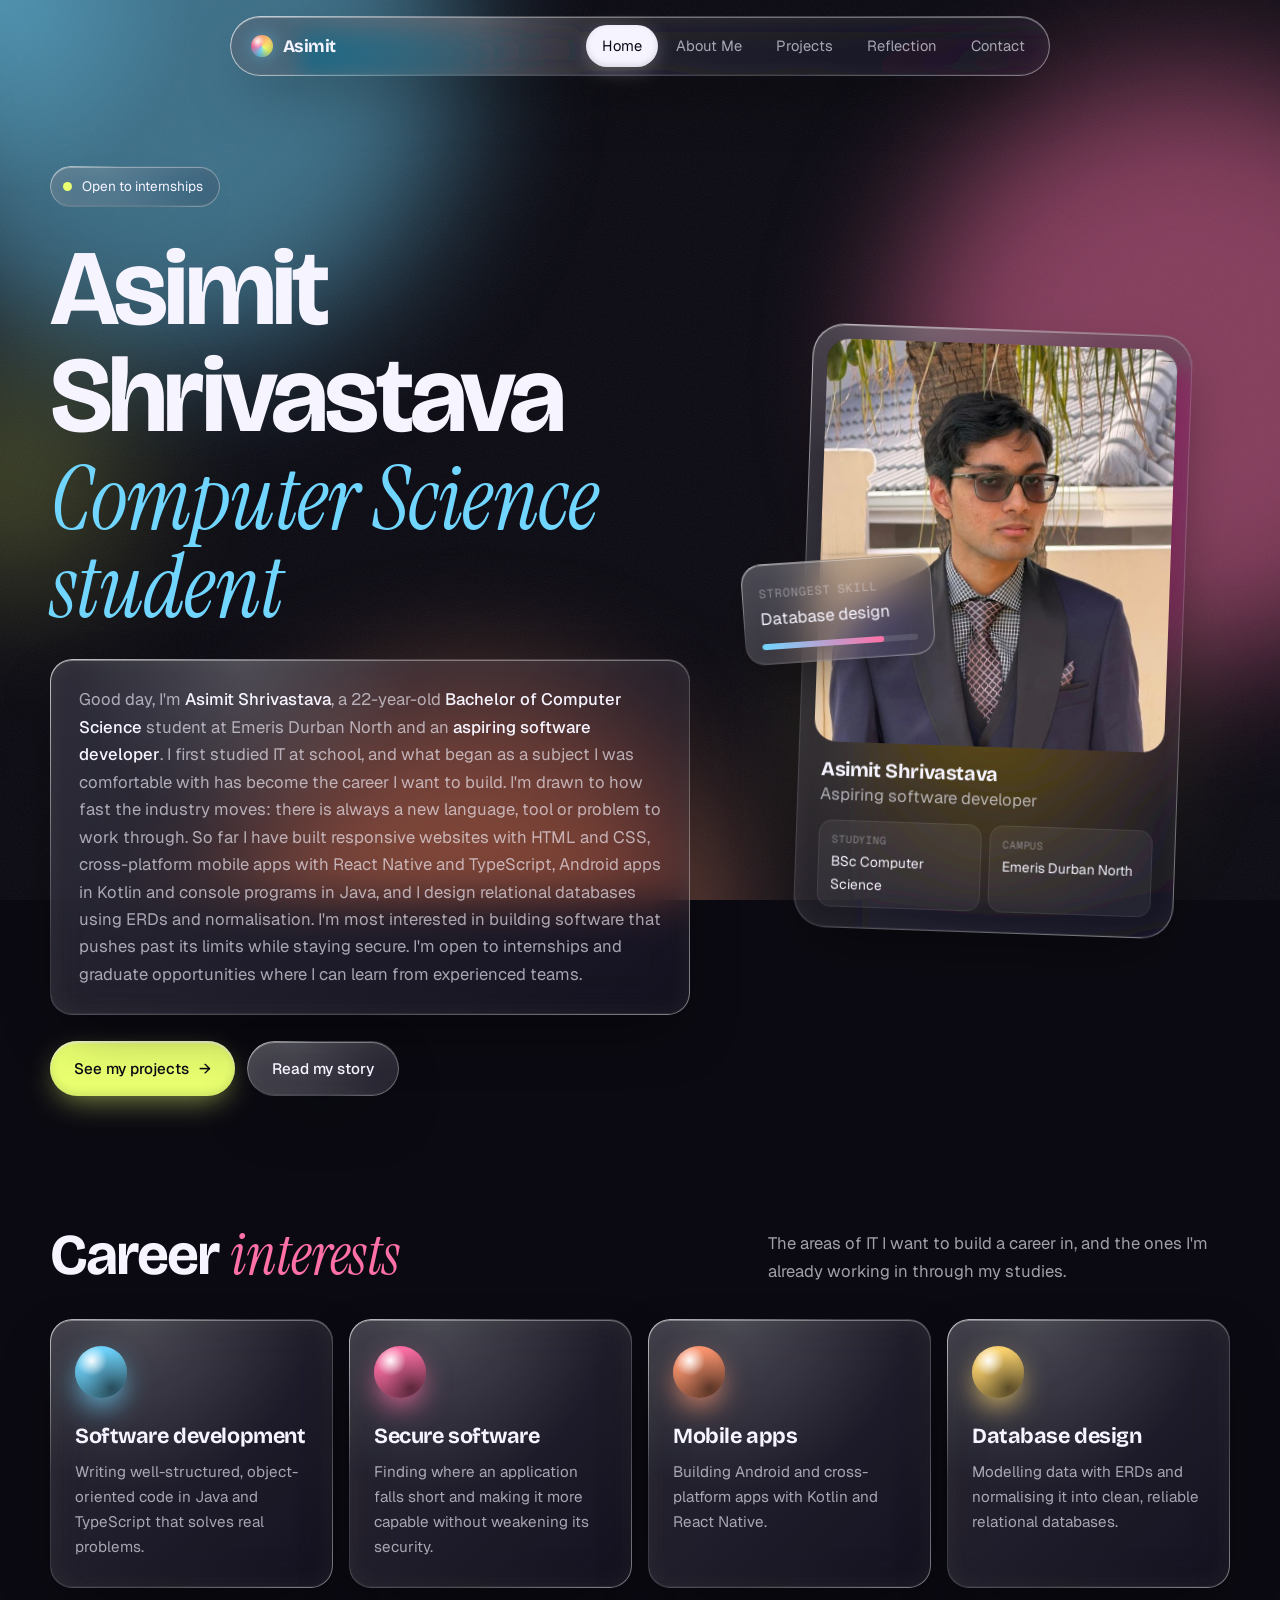
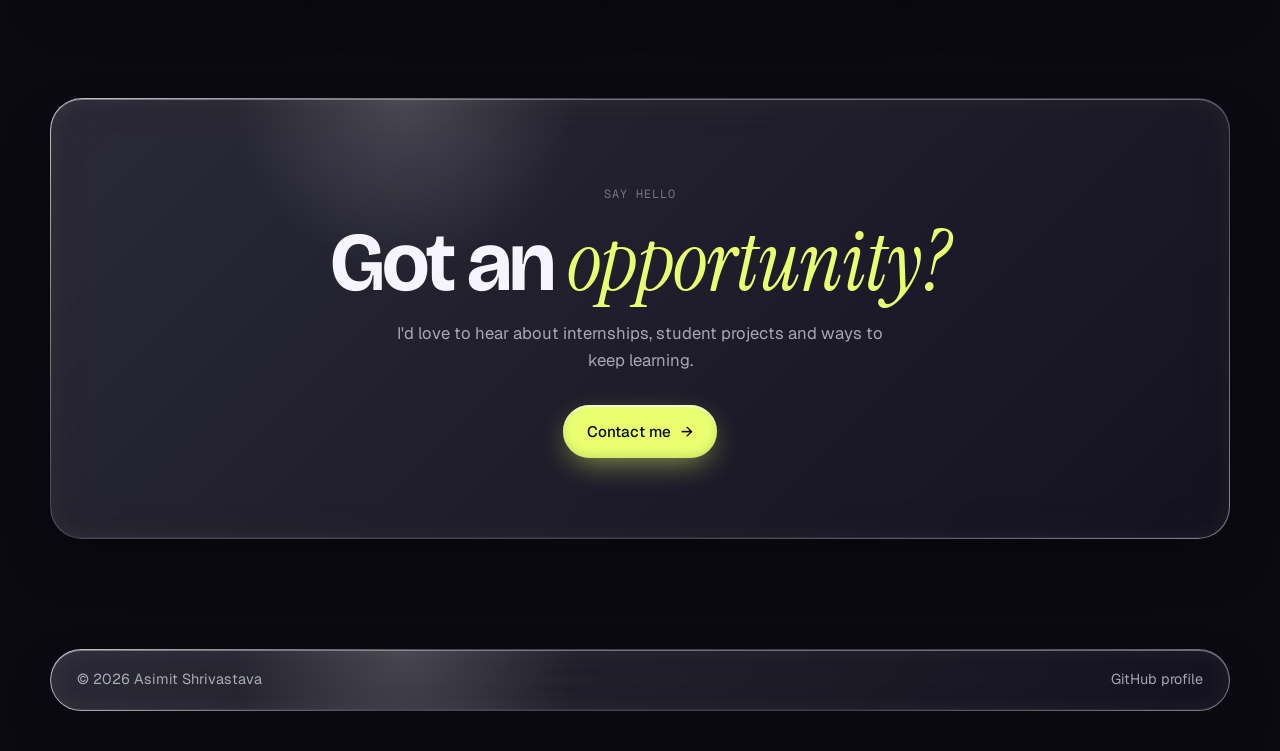
<file: index.html>
<!DOCTYPE html>
<html lang="en">
<head>
  <meta charset="UTF-8">
  <meta name="viewport" content="width=device-width, initial-scale=1.0">
  <title>Asimit Shrivastava | Computer Science Student &amp; Aspiring Software Developer</title>
  <meta name="description" content="Portfolio of Asimit Shrivastava, a Computer Science student at Emeris Durban North and aspiring software developer working with Java, React Native and databases.">
  <meta name="author" content="Asimit Shrivastava">
  <meta name="theme-color" content="#0b0a12">
  <link rel="icon" href="images/favicon.svg" type="image/svg+xml">
  <link rel="preconnect" href="https://fonts.googleapis.com">
  <link rel="preconnect" href="https://fonts.gstatic.com" crossorigin>
  <link href="https://fonts.googleapis.com/css2?family=Bricolage+Grotesque:opsz,wght@12..96,400..800&family=Geist:wght@400;500;600&family=Geist+Mono:wght@400;500&family=Instrument+Serif:ital@1&display=swap" rel="stylesheet">
  <link rel="stylesheet" href="css/style.css">
</head>
<body>
  <div class="ambient" aria-hidden="true">
    <span class="blob b1"></span><span class="blob b2"></span><span class="blob b3"></span><span class="blob b4"></span><span class="blob b5"></span>
  </div>

  <header class="dock-wrap">
    <nav class="dock glass lens" aria-label="Main navigation">
      <a href="index.html" class="brand"><span class="brand-orb"></span>Asimit</a>
      <button class="menu-btn" aria-expanded="false">Menu</button>
      <ul class="dock-links">
        <li><a href="index.html" aria-current="page">Home</a></li>
        <li><a href="about.html">About Me</a></li>
        <li><a href="projects.html">Projects</a></li>
        <li><a href="reflection.html">Reflection</a></li>
        <li><a href="contact.html">Contact</a></li>
      </ul>
    </nav>
  </header>

  <main>
    <section class="hero">
      <div class="container hero-grid">
        <div class="reveal">
          <p class="status glass"><span class="pulse"></span>Open to internships</p>
          <h1>Asimit Shrivastava <span class="serif">Computer Science student</span></h1>

          <div class="hero-lead glass">
            <p>
              Good day, I'm <strong>Asimit Shrivastava</strong>, a 22-year-old <strong>Bachelor of Computer
              Science</strong> student at Emeris Durban North and an <strong>aspiring software developer</strong>.
              I first studied IT at school, and what began as a subject I was comfortable with has become the
              career I want to build. I'm drawn to how fast the industry moves: there is always a new language,
              tool or problem to work through. So far I have built responsive websites with HTML and CSS,
              cross-platform mobile apps with React Native and TypeScript, Android apps in Kotlin and console
              programs in Java, and I design relational databases using ERDs and normalisation. I'm most
              interested in building software that pushes past its limits while staying secure. I'm open to
              internships and graduate opportunities where I can learn from experienced teams.
            </p>
          </div>

          <div class="hero-actions">
            <a href="projects.html" class="btn btn-solid">See my projects <span class="arrow">→</span></a>
            <a href="about.html" class="btn btn-glass glass">Read my story</a>
          </div>
        </div>

        <div class="hero-visual reveal">
          <article class="id-card glass lens">
            <div class="id-photo">
              <img src="images/profile.jpg" alt="Asimit Shrivastava, Computer Science student, wearing a navy suit and patterned tie" width="600" height="690">
            </div>
            <div class="id-meta">
              <h3>Asimit Shrivastava</h3>
              <p class="muted">Aspiring software developer</p>
              <div class="id-row">
                <div class="mini"><span class="label">Studying</span>BSc Computer Science</div>
                <div class="mini"><span class="label">Campus</span>Emeris Durban North</div>
              </div>
            </div>
          </article>

          <aside class="float-widget glass" aria-label="Strongest skill">
            <span class="label">Strongest skill</span>
            <p>Database design</p>
            <div class="progress"><i></i></div>
          </aside>
        </div>
      </div>
    </section>

    <section class="section">
      <div class="container">
        <div class="section-head reveal">
          <h2>Career <span class="serif c-rose">interests</span></h2>
          <p>The areas of IT I want to build a career in, and the ones I'm already working in through my studies.</p>
        </div>

        <div class="tiles">
          <article class="tile glass reveal" style="--c: var(--frost)">
            <div class="orb"></div>
            <h3>Software development</h3>
            <p>Writing well-structured, object-oriented code in Java and TypeScript that solves real problems.</p>
          </article>
          <article class="tile glass reveal" style="--c: var(--rose)">
            <div class="orb"></div>
            <h3>Secure software</h3>
            <p>Finding where an application falls short and making it more capable without weakening its security.</p>
          </article>
          <article class="tile glass reveal" style="--c: var(--tangerine)">
            <div class="orb"></div>
            <h3>Mobile apps</h3>
            <p>Building Android and cross-platform apps with Kotlin and React Native.</p>
          </article>
          <article class="tile glass reveal" style="--c: var(--gold)">
            <div class="orb"></div>
            <h3>Database design</h3>
            <p>Modelling data with ERDs and normalising it into clean, reliable relational databases.</p>
          </article>
        </div>
      </div>
    </section>

    <section class="container">
      <div class="cta glass reveal">
        <span class="label">Say hello</span>
        <h2 style="margin-top:14px">Got an <span class="serif c-lime">opportunity?</span></h2>
        <p>I'd love to hear about internships, student projects and ways to keep learning.</p>
        <a href="contact.html" class="btn btn-solid">Contact me <span class="arrow">→</span></a>
      </div>
    </section>
  </main>

  <footer class="site-footer">
    <div class="container footer-inner glass">
      <p>© <span id="year">2026</span> Asimit Shrivastava</p>
      <ul class="footer-links">
        <li><a href="https://github.com/ST10471627-AsimitShrivastava" target="_blank" rel="noopener">GitHub profile</a></li>
      </ul>
    </div>
  </footer>

  <script src="js/main.js"></script>
</body>
</html>
</file>
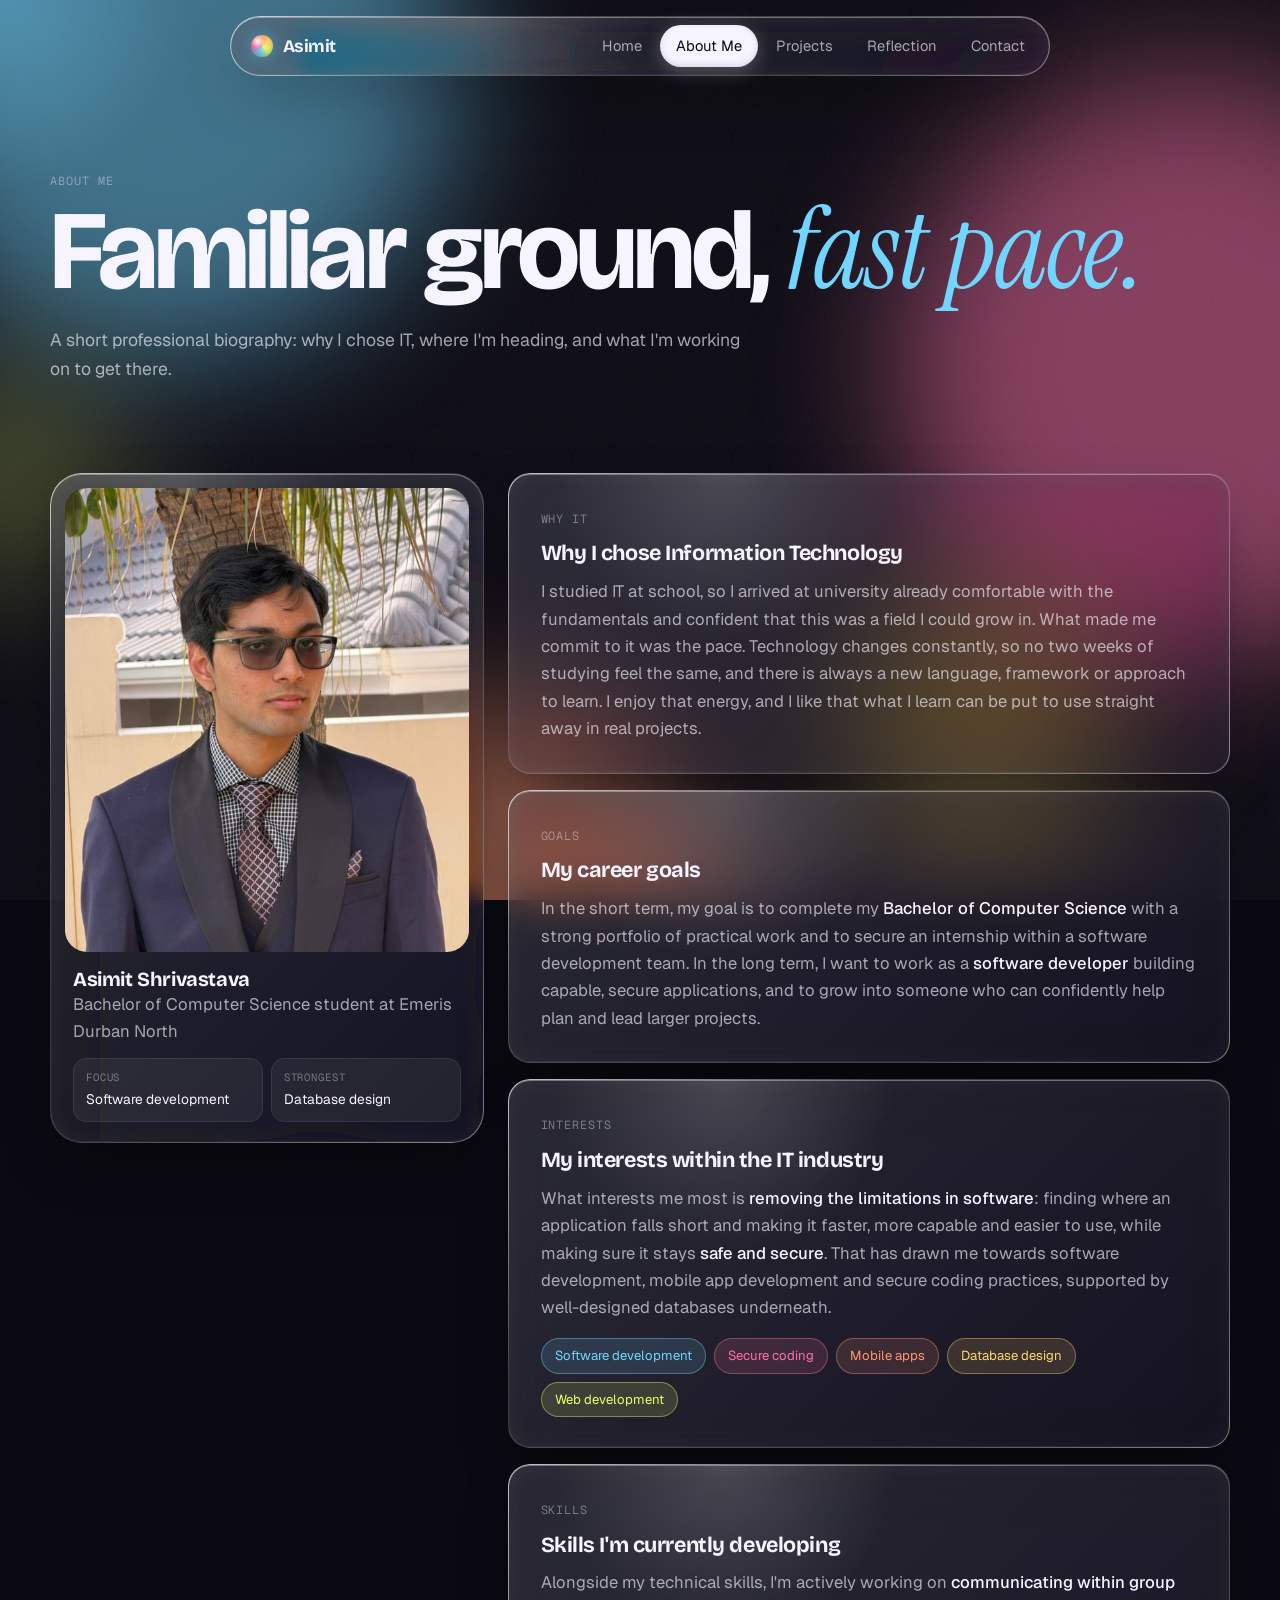
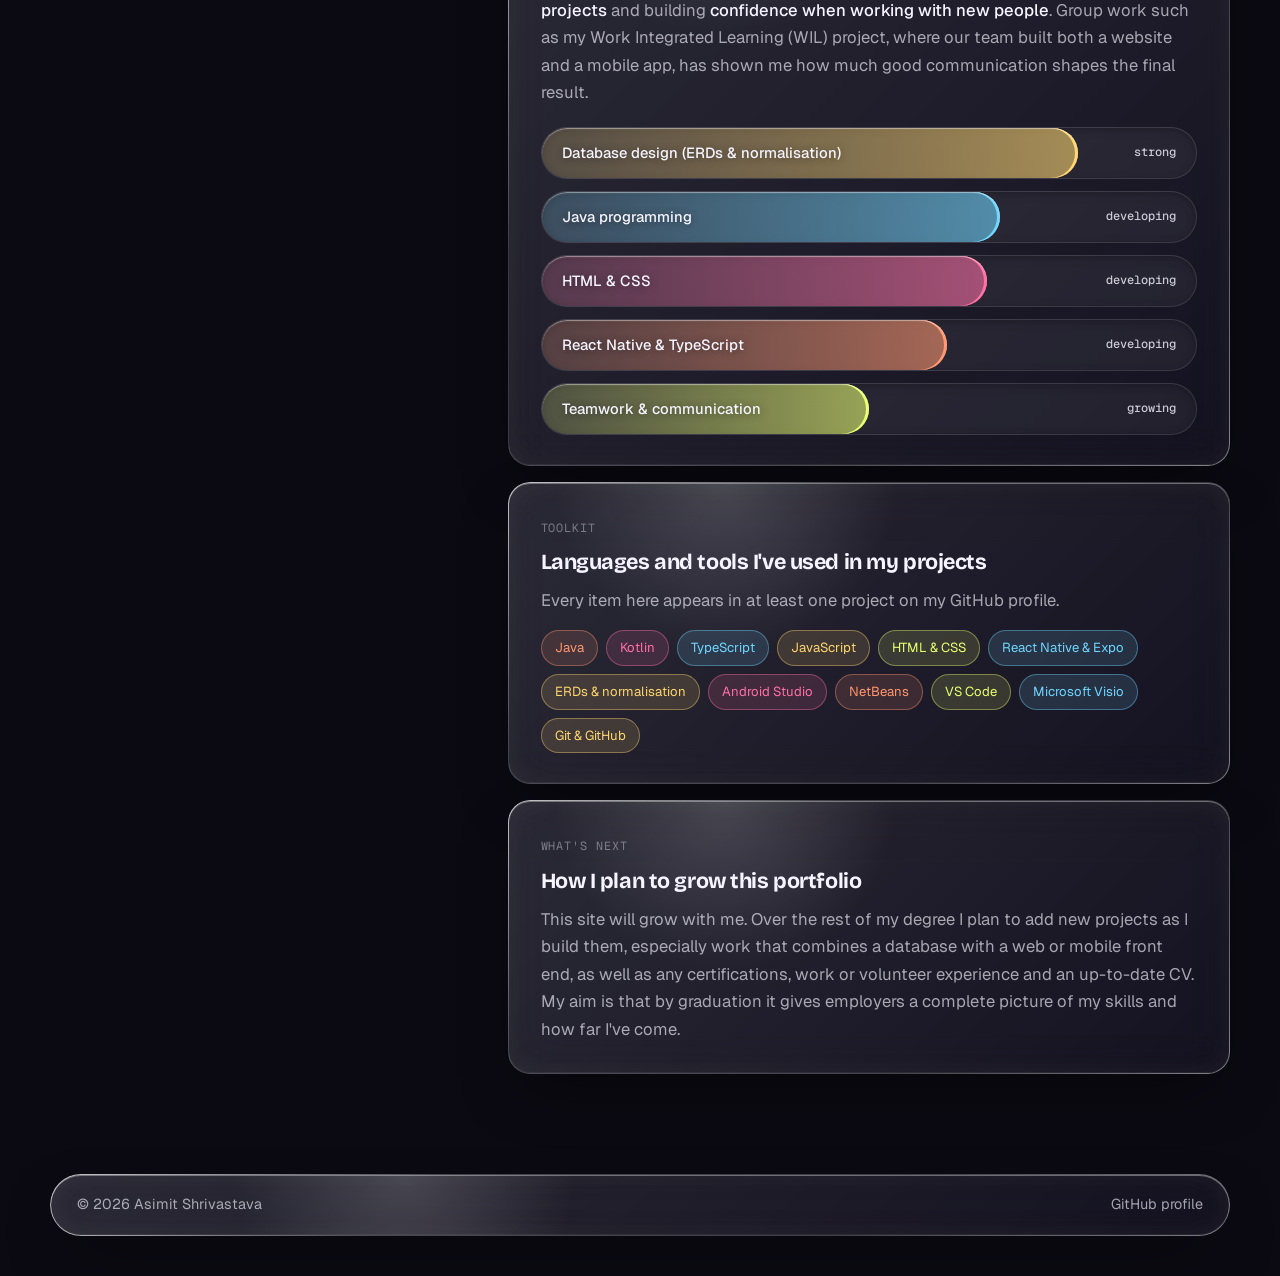
<file: about.html>
<!DOCTYPE html>
<html lang="en">
<head>
  <meta charset="UTF-8">
  <meta name="viewport" content="width=device-width, initial-scale=1.0">
  <title>About Me | Asimit Shrivastava, Computer Science Student</title>
  <meta name="description" content="Why Asimit Shrivastava chose IT, his career goals as an aspiring software developer, his interests in the IT industry and the skills he is developing.">
  <meta name="author" content="Asimit Shrivastava">
  <meta name="theme-color" content="#0b0a12">
  <link rel="icon" href="images/favicon.svg" type="image/svg+xml">
  <link rel="preconnect" href="https://fonts.googleapis.com">
  <link rel="preconnect" href="https://fonts.gstatic.com" crossorigin>
  <link href="https://fonts.googleapis.com/css2?family=Bricolage+Grotesque:opsz,wght@12..96,400..800&family=Geist:wght@400;500;600&family=Geist+Mono:wght@400;500&family=Instrument+Serif:ital@1&display=swap" rel="stylesheet">
  <link rel="stylesheet" href="css/style.css">
</head>
<body>
  <div class="ambient" aria-hidden="true">
    <span class="blob b1"></span><span class="blob b2"></span><span class="blob b3"></span><span class="blob b4"></span><span class="blob b5"></span>
  </div>

  <header class="dock-wrap">
    <nav class="dock glass lens" aria-label="Main navigation">
      <a href="index.html" class="brand"><span class="brand-orb"></span>Asimit</a>
      <button class="menu-btn" aria-expanded="false">Menu</button>
      <ul class="dock-links">
        <li><a href="index.html">Home</a></li>
        <li><a href="about.html" aria-current="page">About Me</a></li>
        <li><a href="projects.html">Projects</a></li>
        <li><a href="reflection.html">Reflection</a></li>
        <li><a href="contact.html">Contact</a></li>
      </ul>
    </nav>
  </header>

  <main>
    <section class="page-head">
      <div class="container reveal">
        <span class="label">About me</span>
        <h1>Familiar ground, <span class="serif">fast pace.</span></h1>
        <p>A short professional biography: why I chose IT, where I'm heading, and what I'm working on to get there.</p>
      </div>
    </section>

    <section class="section">
      <div class="container about-grid">
        <aside class="sticky reveal">
          <article class="id-card glass lens" style="transform:none;max-width:none">
            <div class="id-photo">
              <img src="images/profile.jpg" alt="Asimit Shrivastava, Computer Science student, wearing a navy suit and patterned tie" width="600" height="690" loading="lazy">
            </div>
            <div class="id-meta">
              <h3>Asimit Shrivastava</h3>
              <p class="muted">Bachelor of Computer Science student at Emeris Durban North</p>
              <div class="id-row">
                <div class="mini"><span class="label">Focus</span>Software development</div>
                <div class="mini"><span class="label">Strongest</span>Database design</div>
              </div>
            </div>
          </article>
        </aside>

        <div class="stack">
          <article class="panel glass reveal">
            <span class="label">Why IT</span>
            <h3 style="margin-top:10px">Why I chose Information Technology</h3>
            <p>
              I studied IT at school, so I arrived at university already comfortable with the fundamentals and
              confident that this was a field I could grow in. What made me commit to it was the pace. Technology
              changes constantly, so no two weeks of studying feel the same, and there is always a new language,
              framework or approach to learn. I enjoy that energy, and I like that what I learn can be put to
              use straight away in real projects.
            </p>
          </article>

          <article class="panel glass reveal">
            <span class="label">Goals</span>
            <h3 style="margin-top:10px">My career goals</h3>
            <p>
              In the short term, my goal is to complete my <strong>Bachelor of Computer Science</strong> with a
              strong portfolio of practical work and to secure an internship within a software development team.
              In the long term, I want to work as a <strong>software developer</strong> building capable, secure
              applications, and to grow into someone who can confidently help plan and lead larger projects.
            </p>
          </article>

          <article class="panel glass reveal">
            <span class="label">Interests</span>
            <h3 style="margin-top:10px">My interests within the IT industry</h3>
            <p>
              What interests me most is <strong>removing the limitations in software</strong>: finding where an
              application falls short and making it faster, more capable and easier to use, while making sure
              it stays <strong>safe and secure</strong>. That has drawn me towards software development, mobile
              app development and secure coding practices, supported by well-designed databases underneath.
            </p>
            <div class="chips">
              <span class="chip" style="--c: var(--frost)">Software development</span>
              <span class="chip" style="--c: var(--rose)">Secure coding</span>
              <span class="chip" style="--c: var(--tangerine)">Mobile apps</span>
              <span class="chip" style="--c: var(--gold)">Database design</span>
              <span class="chip" style="--c: var(--lime)">Web development</span>
            </div>
          </article>

          <article class="panel glass reveal">
            <span class="label">Skills</span>
            <h3 style="margin-top:10px">Skills I'm currently developing</h3>
            <p>
              Alongside my technical skills, I'm actively working on <strong>communicating within group
              projects</strong> and building <strong>confidence when working with new people</strong>. Group work
              such as my Work Integrated Learning (WIL) project, where our team built both a website and a mobile
              app, has shown me how much good communication shapes the final result.
            </p>
            <div class="sliders" style="margin-top:20px">
              <div class="slider" style="--c: var(--gold); --w: 82%"><i class="fill"></i><span><b>Database design (ERDs &amp; normalisation)</b><em>strong</em></span></div>
              <div class="slider" style="--c: var(--frost); --w: 70%"><i class="fill"></i><span><b>Java programming</b><em>developing</em></span></div>
              <div class="slider" style="--c: var(--rose); --w: 68%"><i class="fill"></i><span><b>HTML &amp; CSS</b><em>developing</em></span></div>
              <div class="slider" style="--c: var(--tangerine); --w: 62%"><i class="fill"></i><span><b>React Native &amp; TypeScript</b><em>developing</em></span></div>
              <div class="slider" style="--c: var(--lime); --w: 50%"><i class="fill"></i><span><b>Teamwork &amp; communication</b><em>growing</em></span></div>
            </div>
          </article>

          <article class="panel glass reveal">
            <span class="label">Toolkit</span>
            <h3 style="margin-top:10px">Languages and tools I've used in my projects</h3>
            <p>Every item here appears in at least one project on my GitHub profile.</p>
            <div class="chips">
              <span class="chip" style="--c: var(--tangerine)">Java</span>
              <span class="chip" style="--c: var(--rose)">Kotlin</span>
              <span class="chip" style="--c: var(--frost)">TypeScript</span>
              <span class="chip" style="--c: var(--gold)">JavaScript</span>
              <span class="chip" style="--c: var(--lime)">HTML &amp; CSS</span>
              <span class="chip" style="--c: var(--frost)">React Native &amp; Expo</span>
              <span class="chip" style="--c: var(--gold)">ERDs &amp; normalisation</span>
              <span class="chip" style="--c: var(--rose)">Android Studio</span>
              <span class="chip" style="--c: var(--tangerine)">NetBeans</span>
              <span class="chip" style="--c: var(--lime)">VS Code</span>
              <span class="chip" style="--c: var(--frost)">Microsoft Visio</span>
              <span class="chip" style="--c: var(--gold)">Git &amp; GitHub</span>
            </div>
          </article>

          <article class="panel glass reveal">
            <span class="label">What's next</span>
            <h3 style="margin-top:10px">How I plan to grow this portfolio</h3>
            <p>
              This site will grow with me. Over the rest of my degree I plan to add new projects as I build them,
              especially work that combines a database with a web or mobile front end, as well as any
              certifications, work or volunteer experience and an up-to-date CV. My aim is that by graduation it
              gives employers a complete picture of my skills and how far I've come.
            </p>
          </article>
        </div>
      </div>
    </section>
  </main>

  <footer class="site-footer">
    <div class="container footer-inner glass">
      <p>© <span id="year">2026</span> Asimit Shrivastava</p>
      <ul class="footer-links">
        <li><a href="https://github.com/ST10471627-AsimitShrivastava" target="_blank" rel="noopener">GitHub profile</a></li>
      </ul>
    </div>
  </footer>

  <script src="js/main.js"></script>
</body>
</html>
</file>
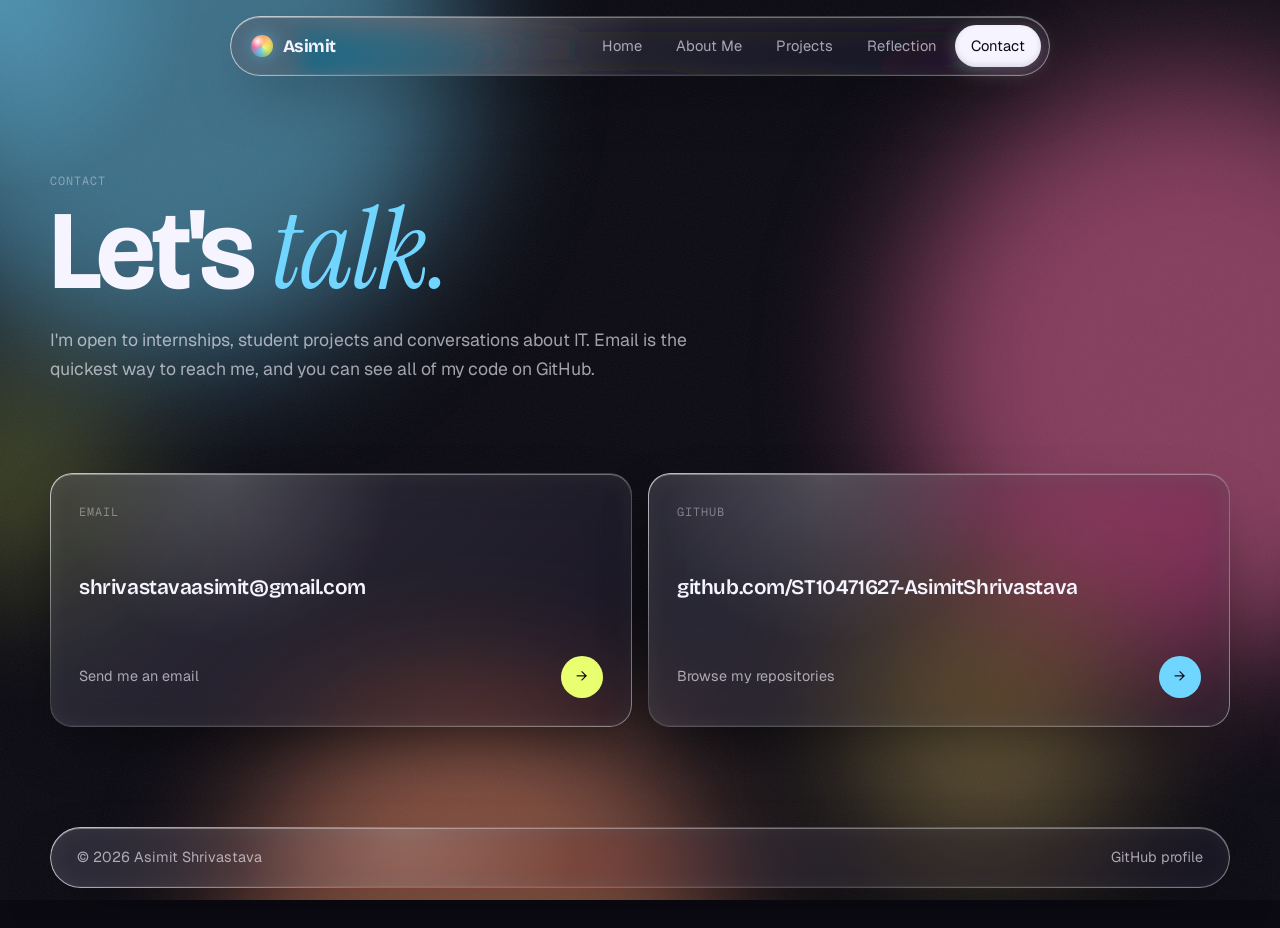
<file: contact.html>
<!DOCTYPE html>
<html lang="en">
<head>
  <meta charset="UTF-8">
  <meta name="viewport" content="width=device-width, initial-scale=1.0">
  <title>Contact | Asimit Shrivastava, Computer Science Student</title>
  <meta name="description" content="Contact Asimit Shrivastava, Computer Science student and aspiring software developer, by email or through GitHub.">
  <meta name="author" content="Asimit Shrivastava">
  <meta name="theme-color" content="#0b0a12">
  <link rel="icon" href="images/favicon.svg" type="image/svg+xml">
  <link rel="preconnect" href="https://fonts.googleapis.com">
  <link rel="preconnect" href="https://fonts.gstatic.com" crossorigin>
  <link href="https://fonts.googleapis.com/css2?family=Bricolage+Grotesque:opsz,wght@12..96,400..800&family=Geist:wght@400;500;600&family=Geist+Mono:wght@400;500&family=Instrument+Serif:ital@1&display=swap" rel="stylesheet">
  <link rel="stylesheet" href="css/style.css">
</head>
<body>
  <div class="ambient" aria-hidden="true">
    <span class="blob b1"></span><span class="blob b2"></span><span class="blob b3"></span><span class="blob b4"></span><span class="blob b5"></span>
  </div>

  <header class="dock-wrap">
    <nav class="dock glass lens" aria-label="Main navigation">
      <a href="index.html" class="brand"><span class="brand-orb"></span>Asimit</a>
      <button class="menu-btn" aria-expanded="false">Menu</button>
      <ul class="dock-links">
        <li><a href="index.html">Home</a></li>
        <li><a href="about.html">About Me</a></li>
        <li><a href="projects.html">Projects</a></li>
        <li><a href="reflection.html">Reflection</a></li>
        <li><a href="contact.html" aria-current="page">Contact</a></li>
      </ul>
    </nav>
  </header>

  <main>
    <section class="page-head">
      <div class="container reveal">
        <span class="label">Contact</span>
        <h1>Let's <span class="serif">talk.</span></h1>
        <p>I'm open to internships, student projects and conversations about IT. Email is the quickest way to reach me, and you can see all of my code on GitHub.</p>
      </div>
    </section>

    <section class="section">
      <div class="container">
        <div class="contact-grid contact-grid-2">
          <a class="contact-tile glass reveal" href="mailto:shrivastavaasimit@gmail.com" style="--c: var(--lime)">
            <span class="label">Email</span>
            <span class="value">shrivastavaasimit@gmail.com</span>
            <span class="go"><span>Send me an email</span><span>→</span></span>
          </a>
          <a class="contact-tile glass reveal" href="https://github.com/ST10471627-AsimitShrivastava" target="_blank" rel="noopener" style="--c: var(--frost)">
            <span class="label">GitHub</span>
            <span class="value">github.com/ST10471627-AsimitShrivastava</span>
            <span class="go"><span>Browse my repositories</span><span>→</span></span>
          </a>
        </div>      </div>
    </section>
  </main>

  <footer class="site-footer">
    <div class="container footer-inner glass">
      <p>© <span id="year">2026</span> Asimit Shrivastava</p>
      <ul class="footer-links">
        <li><a href="https://github.com/ST10471627-AsimitShrivastava" target="_blank" rel="noopener">GitHub profile</a></li>
      </ul>
    </div>
  </footer>

  <script src="js/main.js"></script>
</body>
</html>
</file>
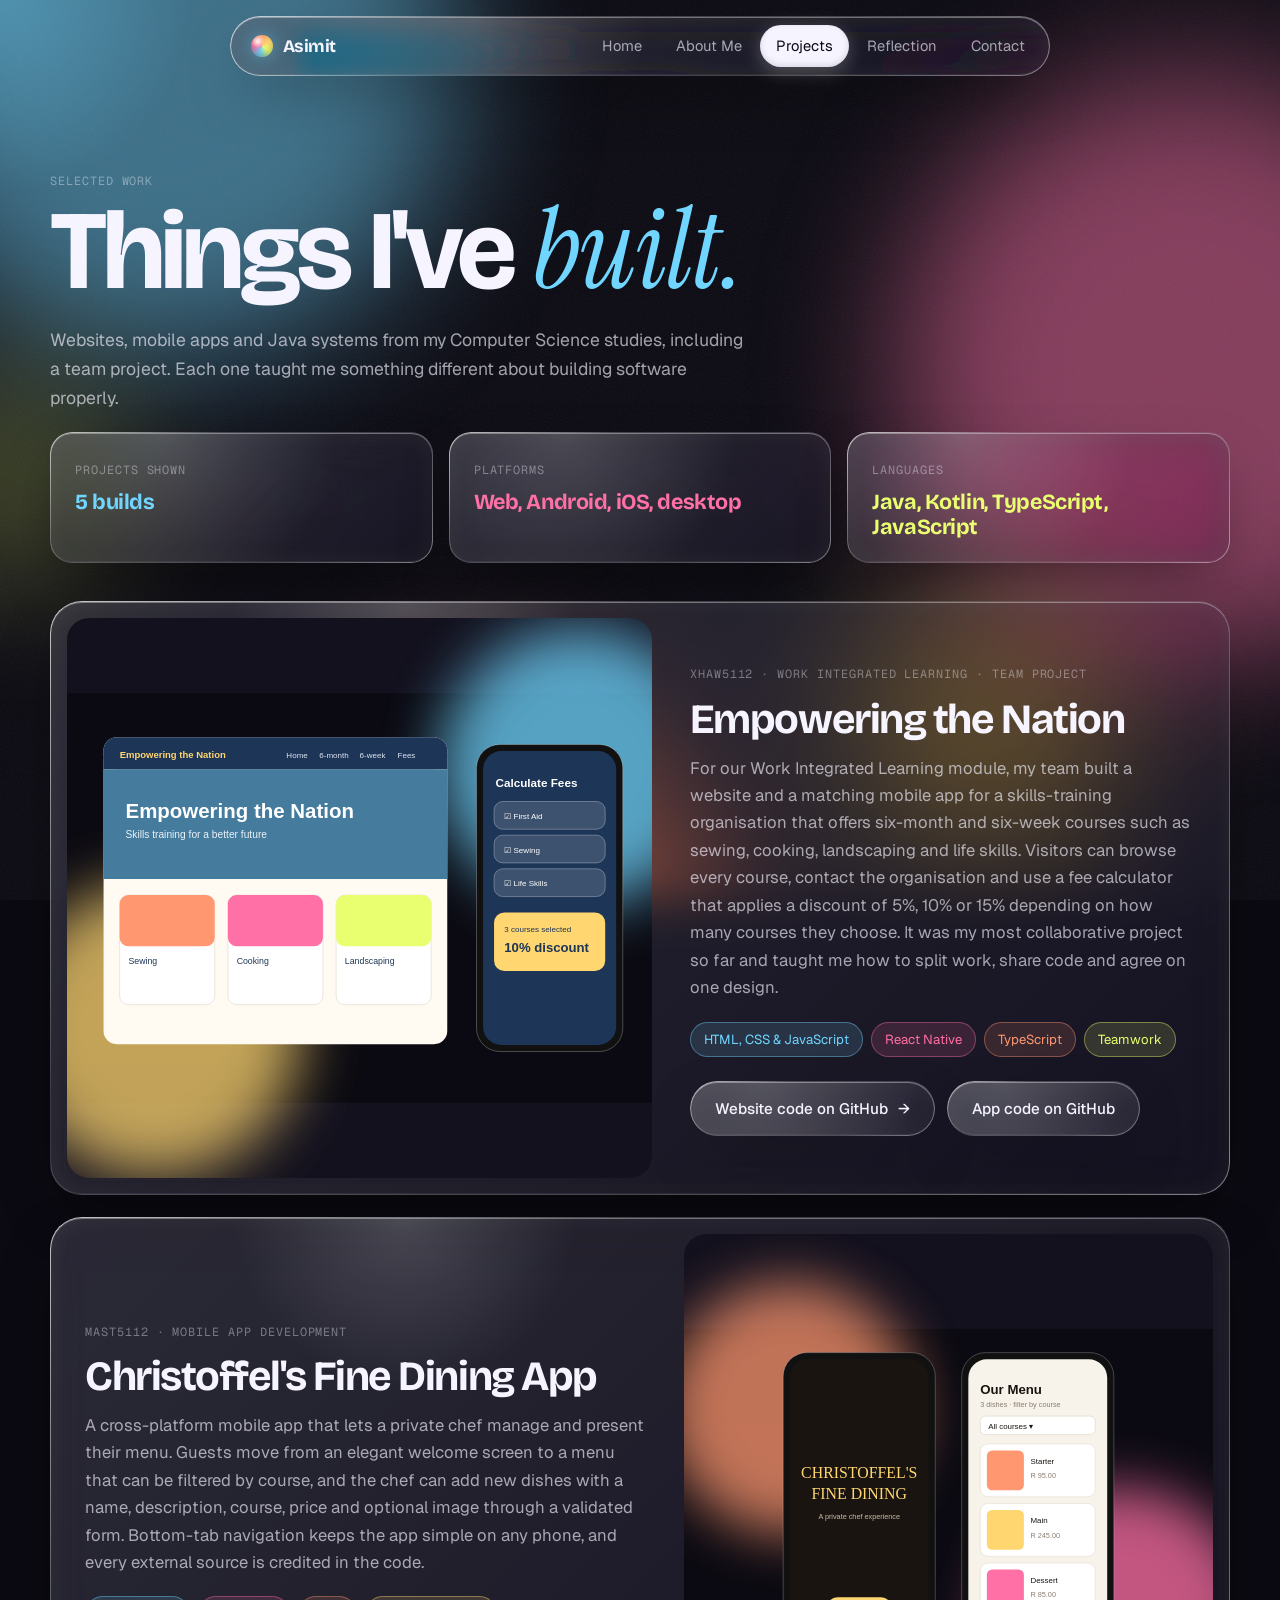
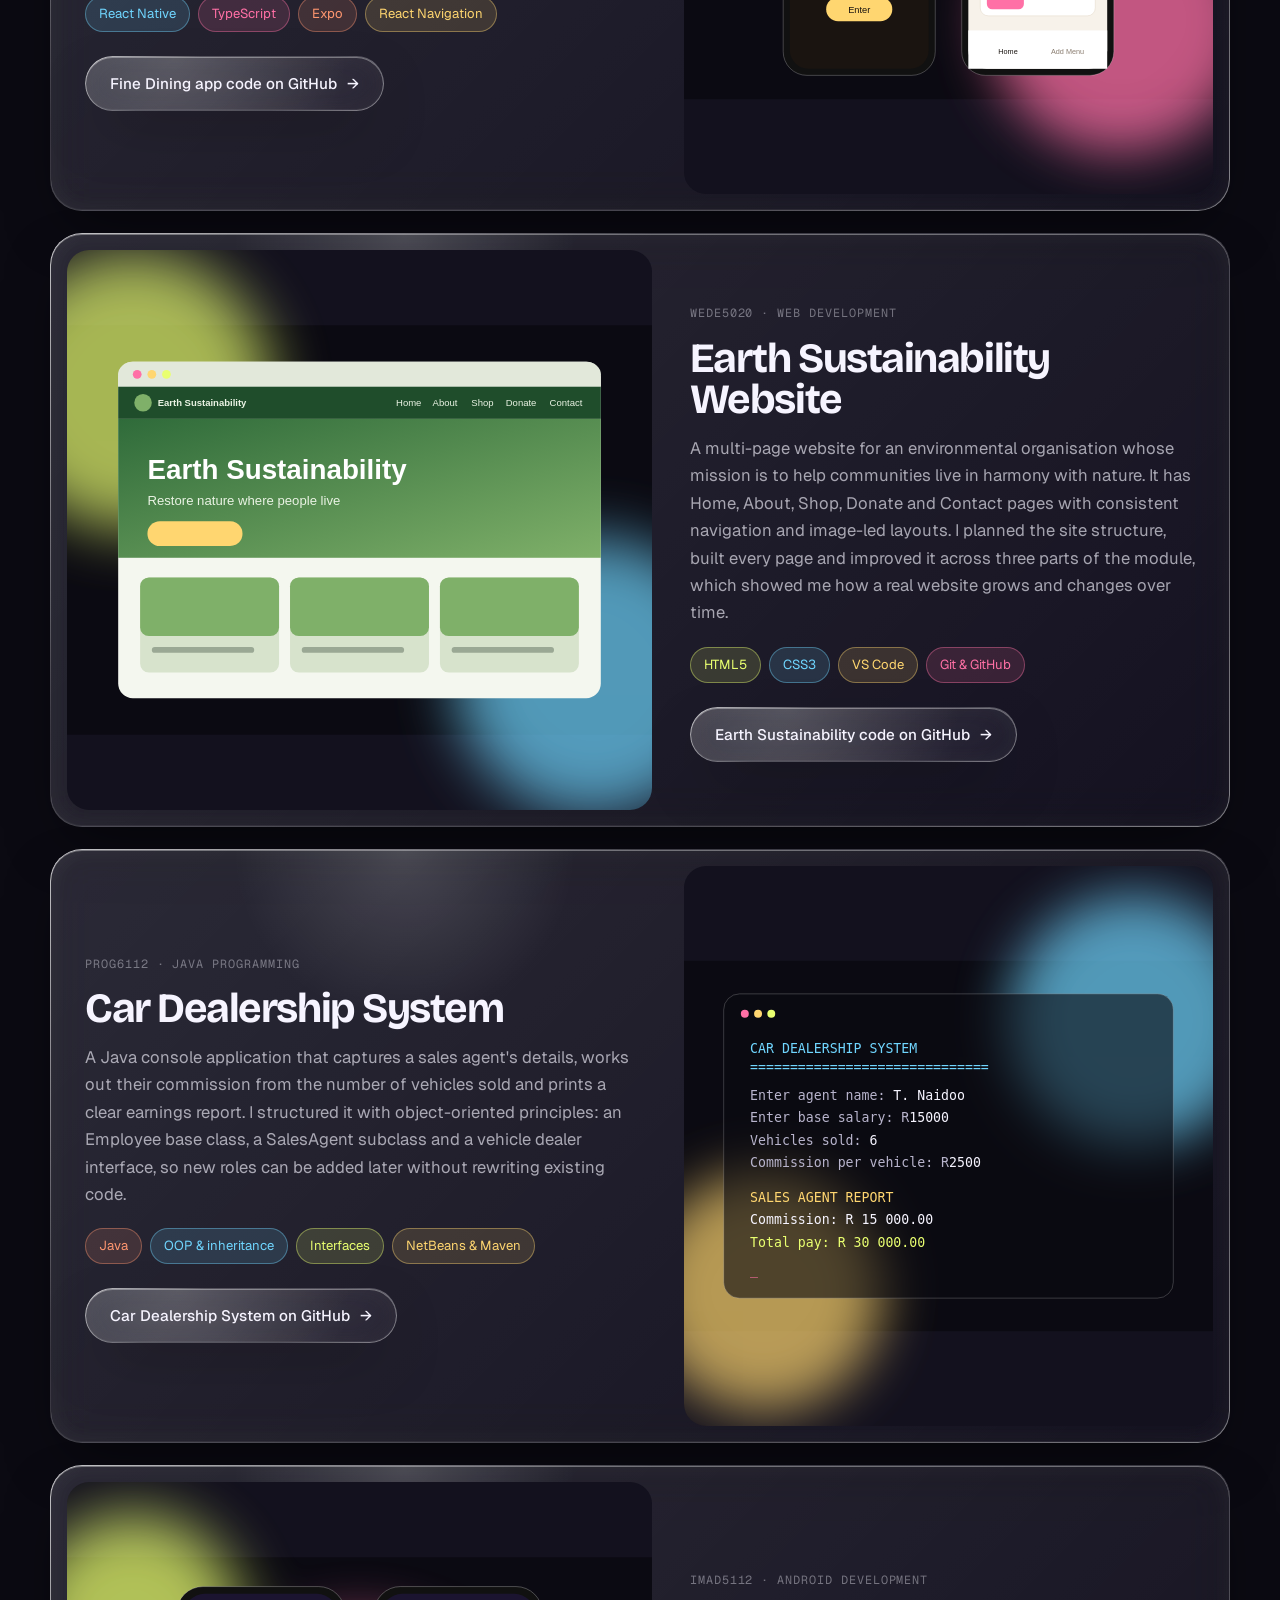
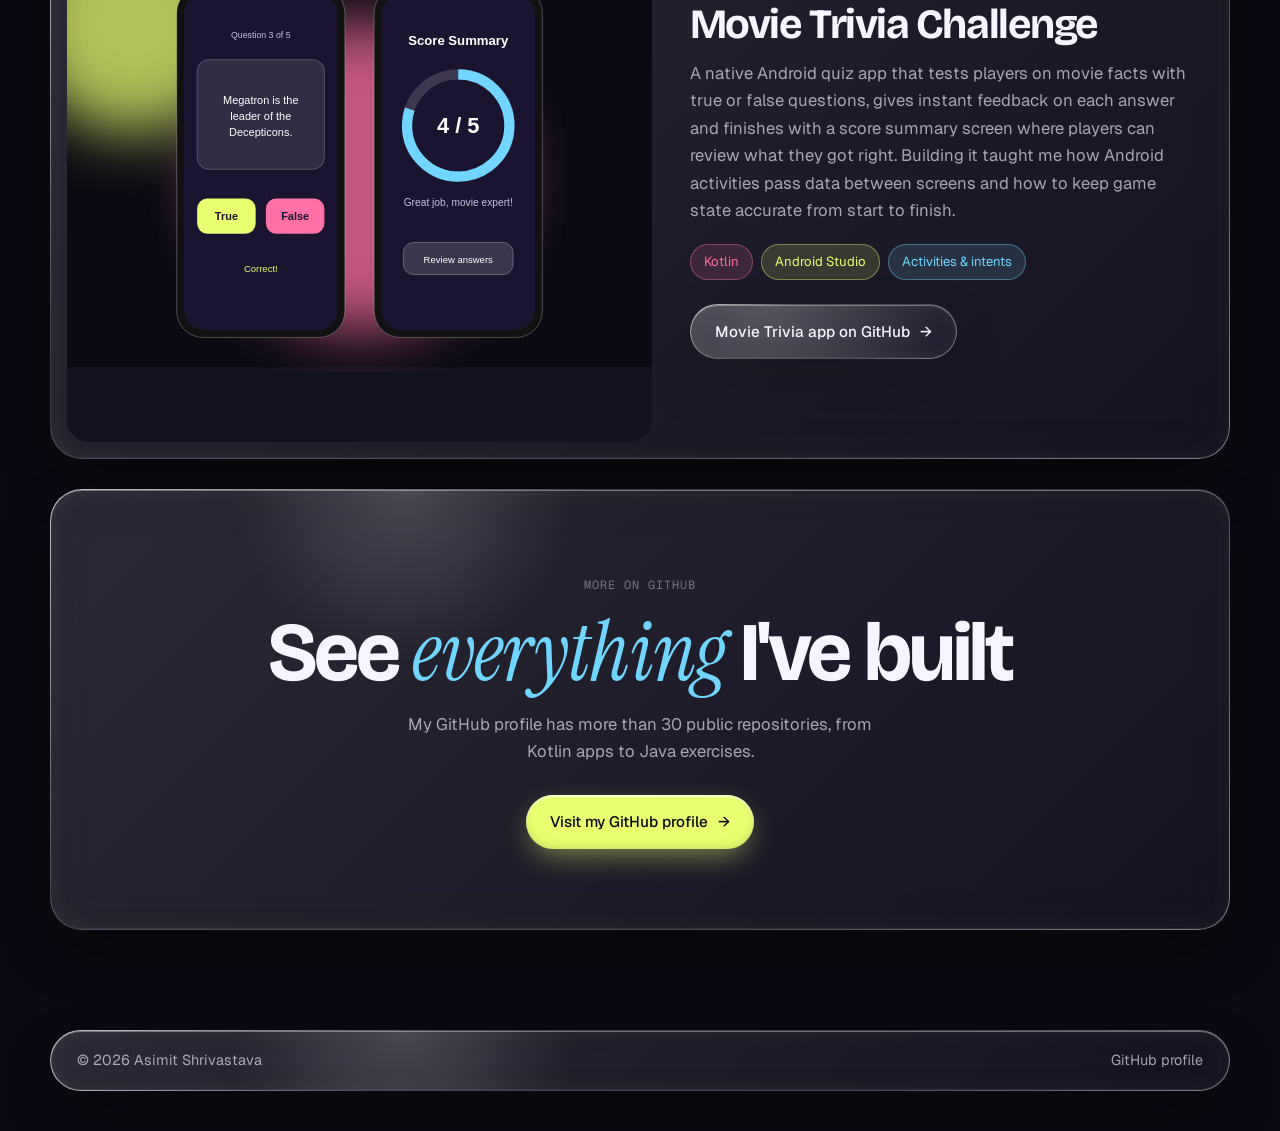
<file: projects.html>
<!DOCTYPE html>
<html lang="en">
<head>
  <meta charset="UTF-8">
  <meta name="viewport" content="width=device-width, initial-scale=1.0">
  <title>Projects | Asimit Shrivastava, Aspiring Software Developer</title>
  <meta name="description" content="Web, mobile and Java projects by Asimit Shrivastava, a Computer Science student, with the purpose of each project, the tools used and links to GitHub.">
  <meta name="author" content="Asimit Shrivastava">
  <meta name="theme-color" content="#0b0a12">
  <link rel="icon" href="images/favicon.svg" type="image/svg+xml">
  <link rel="preconnect" href="https://fonts.googleapis.com">
  <link rel="preconnect" href="https://fonts.gstatic.com" crossorigin>
  <link href="https://fonts.googleapis.com/css2?family=Bricolage+Grotesque:opsz,wght@12..96,400..800&family=Geist:wght@400;500;600&family=Geist+Mono:wght@400;500&family=Instrument+Serif:ital@1&display=swap" rel="stylesheet">
  <link rel="stylesheet" href="css/style.css">
</head>
<body>
  <div class="ambient" aria-hidden="true">
    <span class="blob b1"></span><span class="blob b2"></span><span class="blob b3"></span><span class="blob b4"></span><span class="blob b5"></span>
  </div>

  <header class="dock-wrap">
    <nav class="dock glass lens" aria-label="Main navigation">
      <a href="index.html" class="brand"><span class="brand-orb"></span>Asimit</a>
      <button class="menu-btn" aria-expanded="false">Menu</button>
      <ul class="dock-links">
        <li><a href="index.html">Home</a></li>
        <li><a href="about.html">About Me</a></li>
        <li><a href="projects.html" aria-current="page">Projects</a></li>
        <li><a href="reflection.html">Reflection</a></li>
        <li><a href="contact.html">Contact</a></li>
      </ul>
    </nav>
  </header>

  <main>
    <section class="page-head">
      <div class="container reveal">
        <span class="label">Selected work</span>
        <h1>Things I've <span class="serif">built.</span></h1>
        <p>Websites, mobile apps and Java systems from my Computer Science studies, including a team project. Each one taught me something different about building software properly.</p>
      </div>
    </section>

    <section class="container">
      <div class="widgets reveal">
        <div class="widget glass"><span class="label">Projects shown</span><h3 class="c-frost">5 builds</h3></div>
        <div class="widget glass"><span class="label">Platforms</span><h3 class="c-rose">Web, Android, iOS, desktop</h3></div>
        <div class="widget glass"><span class="label">Languages</span><h3 class="c-lime">Java, Kotlin, TypeScript, JavaScript</h3></div>
      </div>
    </section>

    <section class="section container" style="padding-top:10px">

      <article class="project glass reveal">
        <div class="project-media">
          <img src="images/project-wil.svg" alt="Illustration of the Empowering the Nation website beside its mobile app fee calculator showing a 10% discount" width="800" height="560" loading="lazy">
        </div>
        <div class="project-body">
          <span class="label">XHAW5112 · Work Integrated Learning · Team project</span>
          <h2>Empowering the Nation</h2>
          <p>
            For our Work Integrated Learning module, my team built a website and a matching mobile app for a
            skills-training organisation that offers six-month and six-week courses such as sewing, cooking,
            landscaping and life skills. Visitors can browse every course, contact the organisation and use a fee
            calculator that applies a discount of 5%, 10% or 15% depending on how many courses they choose. It was
            my most collaborative project so far and taught me how to split work, share code and agree on one design.
          </p>
          <div class="chips">
            <span class="chip" style="--c: var(--frost)">HTML, CSS &amp; JavaScript</span>
            <span class="chip" style="--c: var(--rose)">React Native</span>
            <span class="chip" style="--c: var(--tangerine)">TypeScript</span>
            <span class="chip" style="--c: var(--lime)">Teamwork</span>
          </div>
          <div class="hero-actions" style="margin-top:0">
            <a href="https://github.com/ST10471627-AsimitShrivastava/Group-9---WIL-XHAW5112---Milestone-3-website" class="btn btn-glass glass" target="_blank" rel="noopener">Website code on GitHub <span class="arrow">→</span></a>
            <a href="https://github.com/ST10471627-AsimitShrivastava/Group-6---WIL-XHAW5112---Milestone-3-appliction" class="btn btn-glass glass" target="_blank" rel="noopener">App code on GitHub</a>
          </div>
        </div>
      </article>

      <article class="project glass reveal">
        <div class="project-media">
          <img src="images/project-dining.svg" alt="Illustration of the Christoffel's Fine Dining app showing its welcome screen and a menu filtered by course" width="800" height="560" loading="lazy">
        </div>
        <div class="project-body">
          <span class="label">MAST5112 · Mobile app development</span>
          <h2>Christoffel's Fine Dining App</h2>
          <p>
            A cross-platform mobile app that lets a private chef manage and present their menu. Guests move from
            an elegant welcome screen to a menu that can be filtered by course, and the chef can add new dishes
            with a name, description, course, price and optional image through a validated form. Bottom-tab
            navigation keeps the app simple on any phone, and every external source is credited in the code.
          </p>
          <div class="chips">
            <span class="chip" style="--c: var(--frost)">React Native</span>
            <span class="chip" style="--c: var(--rose)">TypeScript</span>
            <span class="chip" style="--c: var(--tangerine)">Expo</span>
            <span class="chip" style="--c: var(--gold)">React Navigation</span>
          </div>
          <a href="https://github.com/ST10471627-AsimitShrivastava/Backup-MAST-POE-Part-2-Repo" class="btn btn-glass glass" target="_blank" rel="noopener">Fine Dining app code on GitHub <span class="arrow">→</span></a>
        </div>
      </article>

      <article class="project glass reveal">
        <div class="project-media">
          <img src="images/project-earth.svg" alt="Illustration of the Earth Sustainability website home page with its navigation bar, hero banner and content cards" width="800" height="560" loading="lazy">
        </div>
        <div class="project-body">
          <span class="label">WEDE5020 · Web development</span>
          <h2>Earth Sustainability Website</h2>
          <p>
            A multi-page website for an environmental organisation whose mission is to help communities live in
            harmony with nature. It has Home, About, Shop, Donate and Contact pages with consistent navigation and
            image-led layouts. I planned the site structure, built every page and improved it across three parts
            of the module, which showed me how a real website grows and changes over time.
          </p>
          <div class="chips">
            <span class="chip" style="--c: var(--lime)">HTML5</span>
            <span class="chip" style="--c: var(--frost)">CSS3</span>
            <span class="chip" style="--c: var(--gold)">VS Code</span>
            <span class="chip" style="--c: var(--rose)">Git &amp; GitHub</span>
          </div>
          <a href="https://github.com/ST10471627-AsimitShrivastava/ST10471627_WEDE5020_part_1_ST10471627_AsimitShrivastava" class="btn btn-glass glass" target="_blank" rel="noopener">Earth Sustainability code on GitHub <span class="arrow">→</span></a>
        </div>
      </article>

      <article class="project glass reveal">
        <div class="project-media">
          <img src="images/project-java.svg" alt="Illustration of the Car Dealership System running in a console and printing a sales agent report" width="800" height="560" loading="lazy">
        </div>
        <div class="project-body">
          <span class="label">PROG6112 · Java programming</span>
          <h2>Car Dealership System</h2>
          <p>
            A Java console application that captures a sales agent's details, works out their commission from the
            number of vehicles sold and prints a clear earnings report. I structured it with object-oriented
            principles: an Employee base class, a SalesAgent subclass and a vehicle dealer interface, so new roles
            can be added later without rewriting existing code.
          </p>
          <div class="chips">
            <span class="chip" style="--c: var(--tangerine)">Java</span>
            <span class="chip" style="--c: var(--frost)">OOP &amp; inheritance</span>
            <span class="chip" style="--c: var(--lime)">Interfaces</span>
            <span class="chip" style="--c: var(--gold)">NetBeans &amp; Maven</span>
          </div>
          <a href="https://github.com/ST10471627-AsimitShrivastava/PROG6112-Ice-Task-2---CarDealerhip" class="btn btn-glass glass" target="_blank" rel="noopener">Car Dealership System on GitHub <span class="arrow">→</span></a>
        </div>
      </article>

      <article class="project glass reveal">
        <div class="project-media">
          <img src="images/project-trivia.svg" alt="Illustration of the Movie Trivia Challenge app showing a true or false question and a score summary screen" width="800" height="560" loading="lazy">
        </div>
        <div class="project-body">
          <span class="label">IMAD5112 · Android development</span>
          <h2>Movie Trivia Challenge</h2>
          <p>
            A native Android quiz app that tests players on movie facts with true or false questions, gives
            instant feedback on each answer and finishes with a score summary screen where players can review what
            they got right. Building it taught me how Android activities pass data between screens and how to keep
            game state accurate from start to finish.
          </p>
          <div class="chips">
            <span class="chip" style="--c: var(--rose)">Kotlin</span>
            <span class="chip" style="--c: var(--lime)">Android Studio</span>
            <span class="chip" style="--c: var(--frost)">Activities &amp; intents</span>
          </div>
          <a href="https://github.com/ST10471627-AsimitShrivastava/MovieTriviaChallengeApp" class="btn btn-glass glass" target="_blank" rel="noopener">Movie Trivia app on GitHub <span class="arrow">→</span></a>
        </div>
      </article>

      <div class="cta glass reveal" style="margin:30px 0 0">
        <span class="label">More on GitHub</span>
        <h2 style="margin-top:14px">See <span class="serif c-frost">everything</span> I've built</h2>
        <p>My GitHub profile has more than 30 public repositories, from Kotlin apps to Java exercises.</p>
        <a href="https://github.com/ST10471627-AsimitShrivastava" class="btn btn-solid" target="_blank" rel="noopener">Visit my GitHub profile <span class="arrow">→</span></a>
      </div>

    </section>
  </main>

  <footer class="site-footer">
    <div class="container footer-inner glass">
      <p>© <span id="year">2026</span> Asimit Shrivastava</p>
      <ul class="footer-links">
        <li><a href="https://github.com/ST10471627-AsimitShrivastava" target="_blank" rel="noopener">GitHub profile</a></li>
      </ul>
    </div>
  </footer>

  <script src="js/main.js"></script>
</body>
</html>
</file>
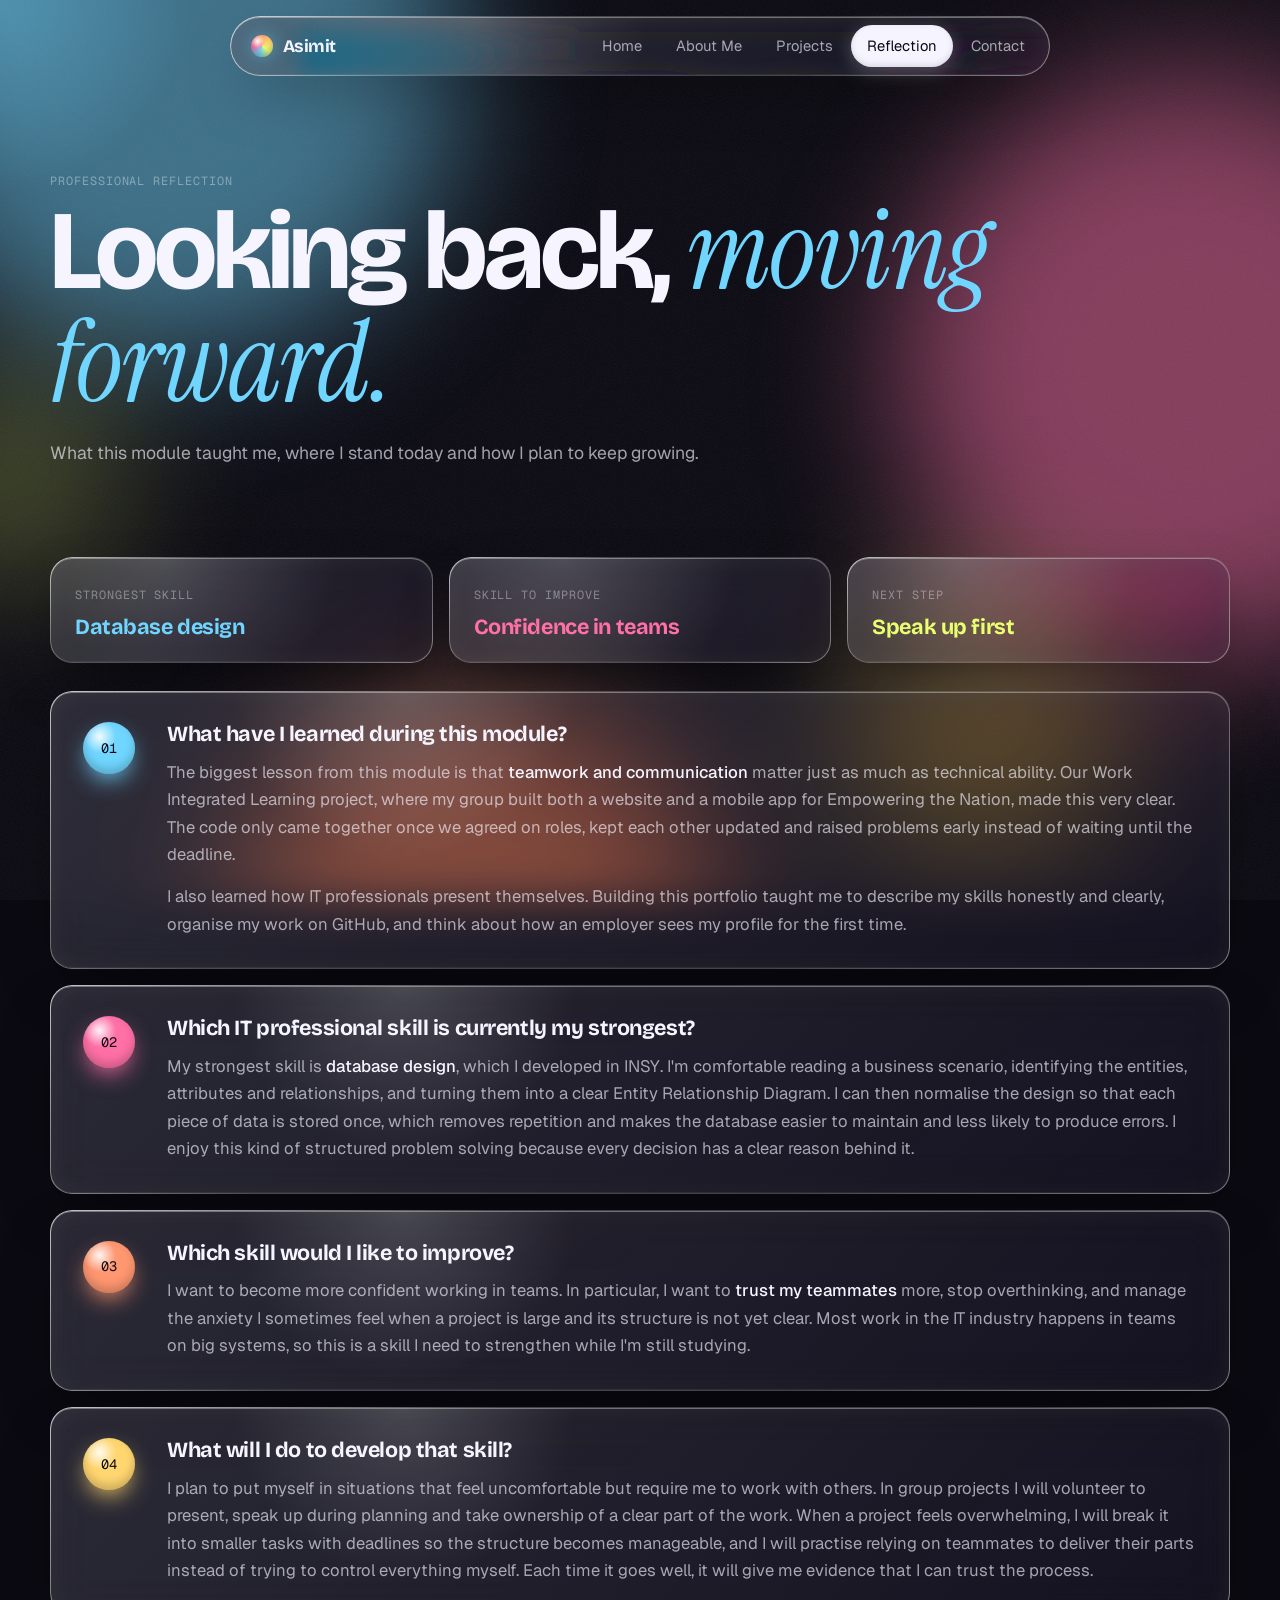
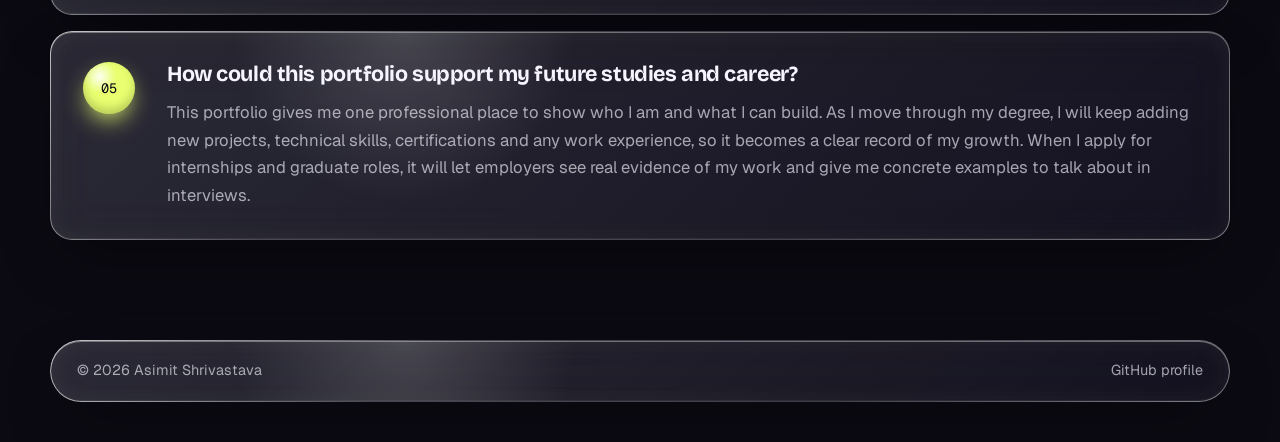
<file: reflection.html>
<!DOCTYPE html>
<html lang="en">
<head>
  <meta charset="UTF-8">
  <meta name="viewport" content="width=device-width, initial-scale=1.0">
  <title>Professional Reflection | Asimit Shrivastava, Computer Science Student</title>
  <meta name="description" content="Asimit Shrivastava reflects on what he learned in this module, his strongest IT skill, the skill he wants to improve and how this portfolio supports his career.">
  <meta name="author" content="Asimit Shrivastava">
  <meta name="theme-color" content="#0b0a12">
  <link rel="icon" href="images/favicon.svg" type="image/svg+xml">
  <link rel="preconnect" href="https://fonts.googleapis.com">
  <link rel="preconnect" href="https://fonts.gstatic.com" crossorigin>
  <link href="https://fonts.googleapis.com/css2?family=Bricolage+Grotesque:opsz,wght@12..96,400..800&family=Geist:wght@400;500;600&family=Geist+Mono:wght@400;500&family=Instrument+Serif:ital@1&display=swap" rel="stylesheet">
  <link rel="stylesheet" href="css/style.css">
</head>
<body>
  <div class="ambient" aria-hidden="true">
    <span class="blob b1"></span><span class="blob b2"></span><span class="blob b3"></span><span class="blob b4"></span><span class="blob b5"></span>
  </div>

  <header class="dock-wrap">
    <nav class="dock glass lens" aria-label="Main navigation">
      <a href="index.html" class="brand"><span class="brand-orb"></span>Asimit</a>
      <button class="menu-btn" aria-expanded="false">Menu</button>
      <ul class="dock-links">
        <li><a href="index.html">Home</a></li>
        <li><a href="about.html">About Me</a></li>
        <li><a href="projects.html">Projects</a></li>
        <li><a href="reflection.html" aria-current="page">Reflection</a></li>
        <li><a href="contact.html">Contact</a></li>
      </ul>
    </nav>
  </header>

  <main>
    <section class="page-head">
      <div class="container reveal">
        <span class="label">Professional reflection</span>
        <h1>Looking back, <span class="serif">moving forward.</span></h1>
        <p>What this module taught me, where I stand today and how I plan to keep growing.</p>
      </div>
    </section>

    <section class="section">
      <div class="container">
        <div class="widgets">
          <div class="widget glass reveal"><span class="label">Strongest skill</span><h3 class="c-frost">Database design</h3></div>
          <div class="widget glass reveal"><span class="label">Skill to improve</span><h3 class="c-rose">Confidence in teams</h3></div>
          <div class="widget glass reveal"><span class="label">Next step</span><h3 class="c-lime">Speak up first</h3></div>
        </div>

        <div class="stack">
          <article class="panel glass qa reveal">
            <span class="qa-num" style="--c: var(--frost)">01</span>
            <div>
              <h3>What have I learned during this module?</h3>
              <p>
                The biggest lesson from this module is that <strong>teamwork and communication</strong> matter just as much
                as technical ability. Our Work Integrated Learning project, where my group built both a website and a
                mobile app for Empowering the Nation, made this very clear. The code only came together once we agreed
                on roles, kept each other updated and raised problems early instead of waiting until the deadline.
              </p>
              <p>
                I also learned how IT professionals present themselves. Building this portfolio taught me to describe my
                skills honestly and clearly, organise my work on GitHub, and think about how an employer sees my profile
                for the first time.
              </p>
            </div>
          </article>

          <article class="panel glass qa reveal">
            <span class="qa-num" style="--c: var(--rose)">02</span>
            <div>
              <h3>Which IT professional skill is currently my strongest?</h3>
              <p>
                My strongest skill is <strong>database design</strong>, which I developed in INSY. I'm comfortable reading
                a business scenario, identifying the entities, attributes and relationships, and turning them into a clear
                Entity Relationship Diagram. I can then normalise the design so that each piece of data is stored once,
                which removes repetition and makes the database easier to maintain and less likely to produce errors.
                I enjoy this kind of structured problem solving because every decision has a clear reason behind it.
              </p>
            </div>
          </article>

          <article class="panel glass qa reveal">
            <span class="qa-num" style="--c: var(--tangerine)">03</span>
            <div>
              <h3>Which skill would I like to improve?</h3>
              <p>
                I want to become more confident working in teams. In particular, I want to <strong>trust my
                teammates</strong> more, stop overthinking, and manage the anxiety I sometimes feel when a project is large
                and its structure is not yet clear. Most work in the IT industry happens in teams on big systems, so this
                is a skill I need to strengthen while I'm still studying.
              </p>
            </div>
          </article>

          <article class="panel glass qa reveal">
            <span class="qa-num" style="--c: var(--gold)">04</span>
            <div>
              <h3>What will I do to develop that skill?</h3>
              <p>
                I plan to put myself in situations that feel uncomfortable but require me to work with others. In group
                projects I will volunteer to present, speak up during planning and take ownership of a clear part of the
                work. When a project feels overwhelming, I will break it into smaller tasks with deadlines so the structure
                becomes manageable, and I will practise relying on teammates to deliver their parts instead of trying to
                control everything myself. Each time it goes well, it will give me evidence that I can trust the
                process.
              </p>
            </div>
          </article>

          <article class="panel glass qa reveal">
            <span class="qa-num" style="--c: var(--lime)">05</span>
            <div>
              <h3>How could this portfolio support my future studies and career?</h3>
              <p>
                This portfolio gives me one professional place to show who I am and what I can build. As I move through
                my degree, I will keep adding new projects, technical skills, certifications and any work experience, so it
                becomes a clear record of my growth. When I apply for internships and graduate roles, it will let employers
                see real evidence of my work and give me concrete examples to talk about in interviews.
              </p>
            </div>
          </article>
        </div>
      </div>
    </section>
  </main>

  <footer class="site-footer">
    <div class="container footer-inner glass">
      <p>© <span id="year">2026</span> Asimit Shrivastava</p>
      <ul class="footer-links">
        <li><a href="https://github.com/ST10471627-AsimitShrivastava" target="_blank" rel="noopener">GitHub profile</a></li>
      </ul>
    </div>
  </footer>

  <script src="js/main.js"></script>
</body>
</html>
</file>
<file: css/style.css>
/* =========================================================
   Asimit Shrivastava, Portfolio
   Liquid glass on a deep ink background
   ========================================================= */

:root {
  /* palette */
  --frost: #70d6ff;
  --rose: #ff70a6;
  --tangerine: #ff9770;
  --gold: #ffd670;
  --lime: #e9ff70;

  --ink: #0b0a12;
  --ink-2: #13111e;
  --text: #f6f4ff;
  --muted: rgba(246, 244, 255, 0.64);
  --faint: rgba(246, 244, 255, 0.4);

  /* glass */
  --glass-fill: linear-gradient(135deg, rgba(255, 255, 255, 0.13), rgba(255, 255, 255, 0.03));
  --glass-tint: rgba(16, 14, 28, 0.32);
  --glass-edge: rgba(255, 255, 255, 0.16);
  --glass-shadow:
    inset 0 1px 0 rgba(255, 255, 255, 0.35),
    inset 0 -1px 0 rgba(255, 255, 255, 0.06),
    inset 0 0 24px rgba(255, 255, 255, 0.05),
    0 24px 60px -20px rgba(0, 0, 0, 0.55);

  --r-lg: 32px;
  --r-md: 22px;
  --max: 1180px;

  --font-display: "Bricolage Grotesque", system-ui, sans-serif;
  --font-body: "Geist", system-ui, sans-serif;
  --font-mono: "Geist Mono", ui-monospace, monospace;
  --font-serif: "Instrument Serif", Georgia, serif;
}

*,
*::before,
*::after { box-sizing: border-box; margin: 0; padding: 0; }

html { scroll-behavior: smooth; }

body {
  min-height: 100vh;
  background: var(--ink);
  color: var(--text);
  font-family: var(--font-body);
  font-size: 1.04rem;
  line-height: 1.65;
  overflow-x: hidden;
  -webkit-font-smoothing: antialiased;
}

img { max-width: 100%; display: block; }
a { color: inherit; text-decoration: none; }
::selection { background: var(--lime); color: var(--ink); }

.container { width: min(var(--max), 100% - 32px); margin-inline: auto; }

h1, h2, h3 {
  font-family: var(--font-display);
  font-weight: 700;
  line-height: 1;
  letter-spacing: -0.035em;
}
h2 { font-size: clamp(2.1rem, 5vw, 3.6rem); }
h3 { font-size: 1.35rem; letter-spacing: -0.02em; line-height: 1.15; }
p + p { margin-top: 0.9rem; }

.serif { font-family: var(--font-serif); font-style: italic; font-weight: 400; letter-spacing: -0.01em; }
.c-frost { color: var(--frost); }
.c-rose { color: var(--rose); }
.c-tangerine { color: var(--tangerine); }
.c-gold { color: var(--gold); }
.c-lime { color: var(--lime); }
.muted { color: var(--muted); }

.label {
  font-family: var(--font-mono);
  font-size: 0.74rem;
  letter-spacing: 0.08em;
  text-transform: uppercase;
  color: var(--faint);
}

/* ---------- Ambient colour field ---------- */
.ambient {
  position: fixed;
  inset: 0;
  z-index: -2;
  overflow: hidden;
  pointer-events: none;
}
.blob {
  position: absolute;
  width: 46vmax;
  height: 46vmax;
  border-radius: 50%;
  filter: blur(70px);
  opacity: 0.5;
  animation: drift 26s ease-in-out infinite alternate;
}
.blob.b1 { background: var(--frost); top: -18vmax; left: -10vmax; }
.blob.b2 { background: var(--rose); top: 8vh; right: -16vmax; animation-duration: 32s; animation-delay: -6s; }
.blob.b3 { background: var(--tangerine); bottom: -22vmax; left: 18vw; width: 38vmax; height: 38vmax; animation-duration: 28s; animation-delay: -12s; }
.blob.b4 { background: var(--gold); bottom: 4vh; right: 12vw; width: 22vmax; height: 22vmax; opacity: 0.35; animation-duration: 22s; }
.blob.b5 { background: var(--lime); top: 40vh; left: -8vmax; width: 18vmax; height: 18vmax; opacity: 0.25; animation-duration: 24s; animation-delay: -3s; }

@keyframes drift {
  0%   { transform: translate(0, 0) scale(1); border-radius: 50% 46% 54% 48%; }
  50%  { transform: translate(6vw, 5vh) scale(1.08); border-radius: 42% 58% 46% 54%; }
  100% { transform: translate(-4vw, 8vh) scale(0.94); border-radius: 56% 44% 50% 50%; }
}

/* a soft light that follows the pointer, seen through the glass */
.pointer-light {
  position: fixed;
  top: 0;
  left: 0;
  z-index: -1;
  width: 420px;
  height: 420px;
  margin: -210px 0 0 -210px;
  border-radius: 50%;
  background: radial-gradient(circle, rgba(112, 214, 255, 0.35), transparent 65%);
  pointer-events: none;
  transition: transform 0.35s cubic-bezier(.2, .8, .2, 1);
}

/* film grain so the colour field doesn't look flat */
body::after {
  content: "";
  position: fixed;
  inset: 0;
  z-index: -1;
  pointer-events: none;
  opacity: 0.07;
  background-image: url("data:image/svg+xml,%3Csvg xmlns='http://www.w3.org/2000/svg' width='160' height='160'%3E%3Cfilter id='n'%3E%3CfeTurbulence type='fractalNoise' baseFrequency='0.85' numOctaves='2'/%3E%3C/filter%3E%3Crect width='100%25' height='100%25' filter='url(%23n)'/%3E%3C/svg%3E");
}

/* ---------- Glass ---------- */
.glass {
  position: relative;
  isolation: isolate;
  background: var(--glass-fill), var(--glass-tint);
  -webkit-backdrop-filter: blur(22px) saturate(180%);
  backdrop-filter: blur(22px) saturate(180%);
  border: 1px solid var(--glass-edge);
  border-radius: var(--r-lg);
  box-shadow: var(--glass-shadow);
}
/* specular highlight that tracks the pointer */
.glass::before {
  content: "";
  position: absolute;
  inset: 0;
  z-index: -1;
  border-radius: inherit;
  background: radial-gradient(380px circle at var(--mx, 30%) var(--my, 0%), rgba(255, 255, 255, 0.16), transparent 45%);
  pointer-events: none;
}
/* bright refracted rim */
.glass::after {
  content: "";
  position: absolute;
  inset: -1px;
  border-radius: inherit;
  padding: 1px;
  background: linear-gradient(140deg, rgba(255, 255, 255, 0.7), rgba(255, 255, 255, 0) 32%, rgba(255, 255, 255, 0) 68%, rgba(255, 255, 255, 0.35));
  -webkit-mask: linear-gradient(#000 0 0) content-box, linear-gradient(#000 0 0);
  -webkit-mask-composite: xor;
  mask-composite: exclude;
  pointer-events: none;
}

/* Chromium only: true refraction through an SVG displacement lens (added by main.js) */
.liquid .lens {
  -webkit-backdrop-filter: url(#liquid-lens) blur(10px) saturate(190%);
  backdrop-filter: url(#liquid-lens) blur(10px) saturate(190%);
}

/* ---------- Navigation dock ---------- */
.dock-wrap {
  position: sticky;
  top: 16px;
  z-index: 50;
  padding: 0 16px;
}
.dock {
  display: flex;
  align-items: center;
  justify-content: space-between;
  gap: 16px;
  max-width: 820px;
  margin: 16px auto 0;
  padding: 8px 8px 8px 20px;
  border-radius: 999px;
}
.brand {
  display: inline-flex;
  align-items: center;
  gap: 10px;
  font-family: var(--font-display);
  font-weight: 700;
  font-size: 1.1rem;
  letter-spacing: -0.03em;
}
.brand-orb {
  width: 22px;
  height: 22px;
  border-radius: 50%;
  background:
    radial-gradient(circle at 30% 28%, rgba(255, 255, 255, 0.95), transparent 32%),
    conic-gradient(from 200deg, var(--frost), var(--rose), var(--tangerine), var(--gold), var(--lime), var(--frost));
  box-shadow: inset 0 -3px 6px rgba(0, 0, 0, 0.25), 0 0 18px rgba(112, 214, 255, 0.5);
}
.dock-links { display: flex; gap: 2px; list-style: none; }
.dock-links a {
  display: block;
  padding: 9px 16px;
  border-radius: 999px;
  font-size: 0.92rem;
  color: var(--muted);
  transition: color 0.25s, background 0.25s;
}
.dock-links a:hover { color: var(--text); background: rgba(255, 255, 255, 0.08); }
.dock-links a[aria-current="page"] {
  color: var(--ink);
  background: var(--text);
  box-shadow: inset 0 -2px 6px rgba(0, 0, 0, 0.12), 0 4px 18px rgba(255, 255, 255, 0.25);
}
.menu-btn {
  display: none;
  padding: 10px 18px;
  border: 0;
  border-radius: 999px;
  background: rgba(255, 255, 255, 0.1);
  color: var(--text);
  font: 500 0.9rem var(--font-body);
  cursor: pointer;
}

/* ---------- Buttons & chips ---------- */
.btn {
  display: inline-flex;
  align-items: center;
  gap: 10px;
  padding: 14px 24px;
  border-radius: 999px;
  font-weight: 500;
  font-size: 0.95rem;
  transition: transform 0.3s cubic-bezier(.2, .8, .2, 1), box-shadow 0.3s;
}
.btn:hover { transform: translateY(-2px) scale(1.02); }
.btn-solid {
  background: var(--lime);
  color: var(--ink);
  box-shadow: inset 0 -3px 8px rgba(0, 0, 0, 0.12), inset 0 2px 2px rgba(255, 255, 255, 0.7), 0 10px 30px -8px rgba(233, 255, 112, 0.6);
}
.btn-glass { border-radius: 999px; }
.btn .arrow { transition: transform 0.3s; }
.btn:hover .arrow { transform: translateX(4px); }

.chips { display: flex; flex-wrap: wrap; gap: 8px; }
.chip {
  padding: 6px 13px;
  border-radius: 999px;
  font-size: 0.82rem;
  background: color-mix(in srgb, var(--c, var(--frost)) 14%, transparent);
  border: 1px solid color-mix(in srgb, var(--c, var(--frost)) 40%, transparent);
  color: var(--c, var(--frost));
}

/* ---------- Hero ---------- */
.hero { padding: 90px 0 60px; }
.hero-grid {
  display: grid;
  grid-template-columns: 1.25fr 0.75fr;
  gap: 40px;
  align-items: center;
}
.status {
  display: inline-flex;
  align-items: center;
  gap: 10px;
  padding: 8px 16px 8px 12px;
  border-radius: 999px;
  font-size: 0.85rem;
  margin-bottom: 28px;
}
.pulse {
  width: 9px;
  height: 9px;
  border-radius: 50%;
  background: var(--lime);
  box-shadow: 0 0 0 0 rgba(233, 255, 112, 0.6);
  animation: pulse 2.2s infinite;
}
@keyframes pulse { 70% { box-shadow: 0 0 0 10px rgba(233, 255, 112, 0); } 100% { box-shadow: 0 0 0 0 rgba(233, 255, 112, 0); } }

.hero h1 {
  font-size: clamp(3rem, 8.4vw, 7rem);
  font-weight: 700;
}
.hero h1 .serif { display: block; font-size: 0.82em; color: var(--frost); margin-top: 0.06em; }
.hero-lead {
  margin-top: 28px;
  padding: 26px 28px;
  max-width: 640px;
  border-radius: var(--r-md);
  color: var(--muted);
}
.hero-lead strong { color: var(--text); font-weight: 500; }
.hero-actions { display: flex; flex-wrap: wrap; gap: 12px; margin-top: 26px; }

/* profile card */
.id-card {
  padding: 14px;
  max-width: 380px;
  justify-self: end;
  width: 100%;
  transform: rotate(2deg);
  transition: transform 0.6s cubic-bezier(.2, .8, .2, 1);
}
.id-card:hover { transform: rotate(0deg) translateY(-6px); }
.id-photo {
  aspect-ratio: 4 / 4.6;
  border-radius: 22px;
  overflow: hidden;
  background: var(--ink-2);
}
.id-photo img { width: 100%; height: 100%; object-fit: cover; object-position: 50% 30%; }
.id-meta { padding: 16px 8px 6px; }
.id-meta h3 { font-size: 1.25rem; }
.id-row {
  display: grid;
  grid-template-columns: 1fr 1fr;
  gap: 8px;
  margin-top: 12px;
}
.mini {
  padding: 10px 12px;
  border-radius: 14px;
  background: rgba(255, 255, 255, 0.06);
  border: 1px solid rgba(255, 255, 255, 0.08);
  font-size: 0.86rem;
}
.mini .label { display: block; font-size: 0.66rem; margin-bottom: 2px; }

/* floating widget beside the card */
.float-widget {
  position: absolute;
  left: -60px;
  top: 38%;
  width: 190px;
  padding: 14px 16px;
  border-radius: 20px;
  transform: rotate(-4deg);
  animation: bob 6s ease-in-out infinite;
}
@keyframes bob { 50% { transform: rotate(-4deg) translateY(-10px); } }
.progress { height: 6px; margin-top: 10px; border-radius: 6px; background: rgba(255, 255, 255, 0.12); overflow: hidden; }
.progress i { display: block; height: 100%; width: 78%; border-radius: inherit; background: linear-gradient(90deg, var(--frost), var(--rose)); }
.hero-visual { position: relative; }

/* ---------- Sections ---------- */
.section { padding: 70px 0; }
.section-head { display: flex; flex-wrap: wrap; align-items: end; justify-content: space-between; gap: 16px; margin-bottom: 34px; }
.section-head p { max-width: 42ch; color: var(--muted); }

.page-head { padding: 90px 0 20px; }
.page-head h1 { font-size: clamp(3rem, 9vw, 7rem); }
.page-head h1 .serif { color: var(--frost); }
.page-head p { max-width: 58ch; margin-top: 18px; color: var(--muted); font-size: 1.1rem; }

/* interest tiles with glass orbs */
.tiles { display: grid; grid-template-columns: repeat(4, 1fr); gap: 16px; }
.tile { padding: 26px 24px 28px; border-radius: var(--r-md); transition: transform 0.4s cubic-bezier(.2, .8, .2, 1); }
.tile:hover { transform: translateY(-6px); }
.tile p { color: var(--muted); font-size: 0.95rem; margin-top: 10px; }
.orb {
  width: 52px;
  height: 52px;
  margin-bottom: 26px;
  border-radius: 50%;
  background:
    radial-gradient(circle at 32% 28%, rgba(255, 255, 255, 0.95), rgba(255, 255, 255, 0) 30%),
    radial-gradient(circle at 70% 80%, color-mix(in srgb, var(--c) 40%, #000), transparent 70%),
    var(--c);
  box-shadow: inset 0 -6px 12px rgba(0, 0, 0, 0.25), 0 12px 30px -6px var(--c);
}

/* call to action panel */
.cta {
  margin: 40px auto 80px;
  padding: clamp(40px, 7vw, 80px);
  text-align: center;
}
.cta h2 { font-size: clamp(2.4rem, 7vw, 5.2rem); }
.cta p { color: var(--muted); margin: 16px auto 30px; max-width: 46ch; }

/* ---------- About ---------- */
.about-grid { display: grid; grid-template-columns: 0.75fr 1.25fr; gap: 24px; align-items: start; }
.sticky { position: sticky; top: 110px; }
.stack { display: grid; gap: 16px; }
.panel { padding: 30px 32px; border-radius: var(--r-md); }
.panel h3 { margin-bottom: 12px; }
.panel p { color: var(--muted); }
.panel strong { color: var(--text); font-weight: 500; }
.panel .chips { margin-top: 16px; }

/* skills as liquid sliders */
.sliders { display: grid; gap: 12px; margin-top: 8px; }
.slider {
  position: relative;
  height: 52px;
  border-radius: 999px;
  overflow: hidden;
  background: rgba(255, 255, 255, 0.06);
  border: 1px solid rgba(255, 255, 255, 0.1);
  box-shadow: inset 0 2px 8px rgba(0, 0, 0, 0.25);
}
.slider .fill {
  position: absolute;
  inset: 0 auto 0 0;
  width: 0;
  border-radius: inherit;
  background: linear-gradient(90deg, color-mix(in srgb, var(--c) 18%, transparent), color-mix(in srgb, var(--c) 58%, transparent));
  box-shadow: inset 0 1px 1px rgba(255, 255, 255, 0.45), inset -3px 0 0 var(--c);
  transition: width 1.4s cubic-bezier(.2, .8, .2, 1);
}
.is-visible .slider .fill { width: var(--w); }
.slider span {
  position: relative;
  display: flex;
  justify-content: space-between;
  align-items: center;
  height: 100%;
  padding: 0 20px;
  font-size: 0.92rem;
  font-weight: 500;
  color: var(--ink);
  mix-blend-mode: normal;
}
.slider span em { font-style: normal; font-family: var(--font-mono); font-size: 0.75rem; color: var(--text); opacity: 0.8; }
.slider span b { font-weight: 500; color: var(--text); text-shadow: 0 1px 8px rgba(0, 0, 0, 0.4); }

/* ---------- Projects ---------- */
.project {
  display: grid;
  grid-template-columns: 1.05fr 0.95fr;
  gap: 32px;
  align-items: center;
  padding: 16px;
  margin-bottom: 22px;
}
.project:nth-of-type(even) .project-media { order: 2; }
.project-media {
  border-radius: 22px;
  overflow: hidden;
  background: var(--ink-2);
}
.project-media img { width: 100%; transition: transform 0.8s cubic-bezier(.2, .8, .2, 1); }
.project:hover .project-media img { transform: scale(1.04); }
.project-body { padding: 18px 18px 18px 6px; }
.project:nth-of-type(even) .project-body { padding: 18px 6px 18px 18px; }
.project h2 { font-size: clamp(1.8rem, 3.6vw, 2.6rem); margin: 12px 0 14px; }
.project p { color: var(--muted); }
.project .chips { margin: 20px 0 24px; }

/* ---------- Reflection ---------- */
.widgets { display: grid; grid-template-columns: repeat(3, 1fr); gap: 16px; margin-bottom: 28px; }
.widget { padding: 22px 24px; border-radius: var(--r-md); }
.widget h3 { margin-top: 8px; }
.qa { display: grid; grid-template-columns: 64px 1fr; gap: 20px; }
.qa-num {
  display: grid;
  place-items: center;
  width: 52px;
  height: 52px;
  border-radius: 50%;
  font-family: var(--font-mono);
  font-size: 0.85rem;
  color: var(--ink);
  background:
    radial-gradient(circle at 32% 28%, rgba(255, 255, 255, 0.9), rgba(255, 255, 255, 0) 32%),
    var(--c);
  box-shadow: inset 0 -5px 10px rgba(0, 0, 0, 0.2), 0 10px 24px -6px var(--c);
}

/* ---------- Contact ---------- */
.contact-grid { display: grid; grid-template-columns: repeat(3, 1fr); gap: 16px; }
.contact-grid-2 { grid-template-columns: repeat(2, 1fr); }
.contact-tile {
  display: flex;
  flex-direction: column;
  justify-content: space-between;
  gap: 50px;
  min-height: 250px;
  padding: 28px;
  border-radius: var(--r-md);
  transition: transform 0.4s cubic-bezier(.2, .8, .2, 1), background 0.4s;
}
.contact-tile:hover { transform: translateY(-6px); background: var(--glass-fill), color-mix(in srgb, var(--c) 22%, transparent); }
.contact-tile .value { font-family: var(--font-display); font-size: 1.3rem; font-weight: 600; letter-spacing: -0.02em; word-break: break-word; }
.contact-tile .go { display: flex; justify-content: space-between; align-items: center; color: var(--muted); font-size: 0.9rem; }
.contact-tile .go span:last-child {
  display: grid;
  place-items: center;
  width: 42px;
  height: 42px;
  border-radius: 50%;
  background: var(--c);
  color: var(--ink);
  transition: transform 0.4s;
}
.contact-tile:hover .go span:last-child { transform: rotate(-45deg); }
.note { margin-top: 20px; font-size: 0.9rem; color: var(--faint); }

/* ---------- Footer ---------- */
.site-footer { padding: 30px 0 40px; }
.footer-inner {
  display: flex;
  flex-wrap: wrap;
  justify-content: space-between;
  align-items: center;
  gap: 14px;
  padding: 18px 26px;
  border-radius: 999px;
  font-size: 0.9rem;
  color: var(--muted);
}
.footer-links { display: flex; gap: 20px; list-style: none; }
.footer-links a:hover { color: var(--frost); }

/* ---------- Reveal ---------- */
.reveal { opacity: 0; transform: translateY(30px); filter: blur(8px); transition: opacity 0.9s, transform 0.9s cubic-bezier(.2, .8, .2, 1), filter 0.9s; }
.reveal.is-visible { opacity: 1; transform: none; filter: none; }

/* ---------- Responsive ---------- */
@media (max-width: 980px) {
  .tiles { grid-template-columns: repeat(2, 1fr); }
  .hero-grid, .about-grid, .project { grid-template-columns: 1fr; }
  .id-card { justify-self: start; }
  .float-widget { left: auto; right: 0; bottom: -30px; }
  .project:nth-of-type(even) .project-media { order: 0; }
  .project-body, .project:nth-of-type(even) .project-body { padding: 6px 10px 14px; }
  .sticky { position: static; }
  .about-grid > .sticky { max-width: 420px; }
}

@media (max-width: 760px) {
  .menu-btn { display: block; }
  .dock { flex-wrap: wrap; border-radius: 28px; }
  .dock-links { display: none; width: 100%; flex-direction: column; padding: 6px 0 4px; }
  .nav-open .dock-links { display: flex; }
  .dock-links a { padding: 13px 16px; font-size: 1.02rem; }
  .widgets, .contact-grid { grid-template-columns: 1fr; }
  .qa { grid-template-columns: 1fr; gap: 12px; }
  .hero { padding-top: 50px; }
  .float-widget { display: none; }
  .panel { padding: 24px 22px; }
  .footer-inner { border-radius: 24px; }
}

@media (max-width: 480px) {
  .tiles { grid-template-columns: 1fr; }
}

@media (prefers-reduced-motion: reduce) {
  *, *::before, *::after { animation: none !important; transition: none !important; }
  .reveal { opacity: 1; transform: none; filter: none; }
}
</file>
